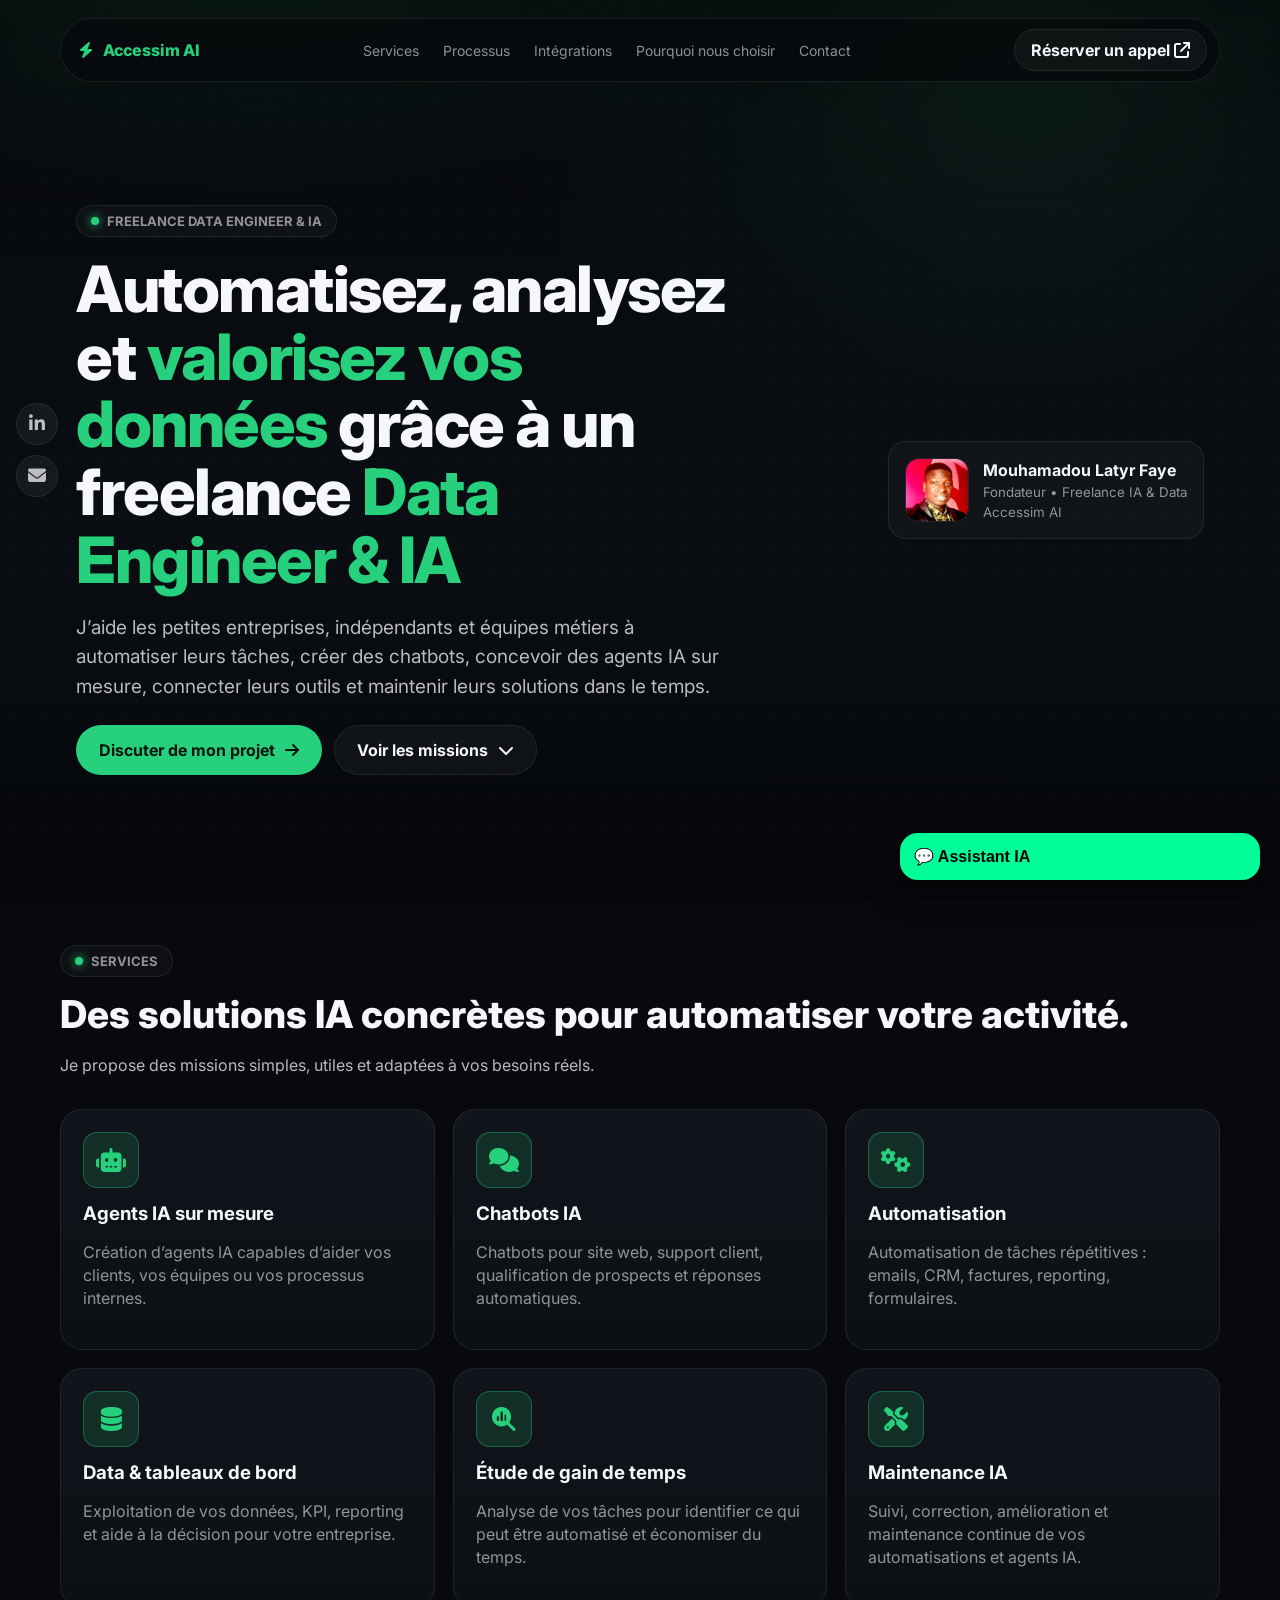
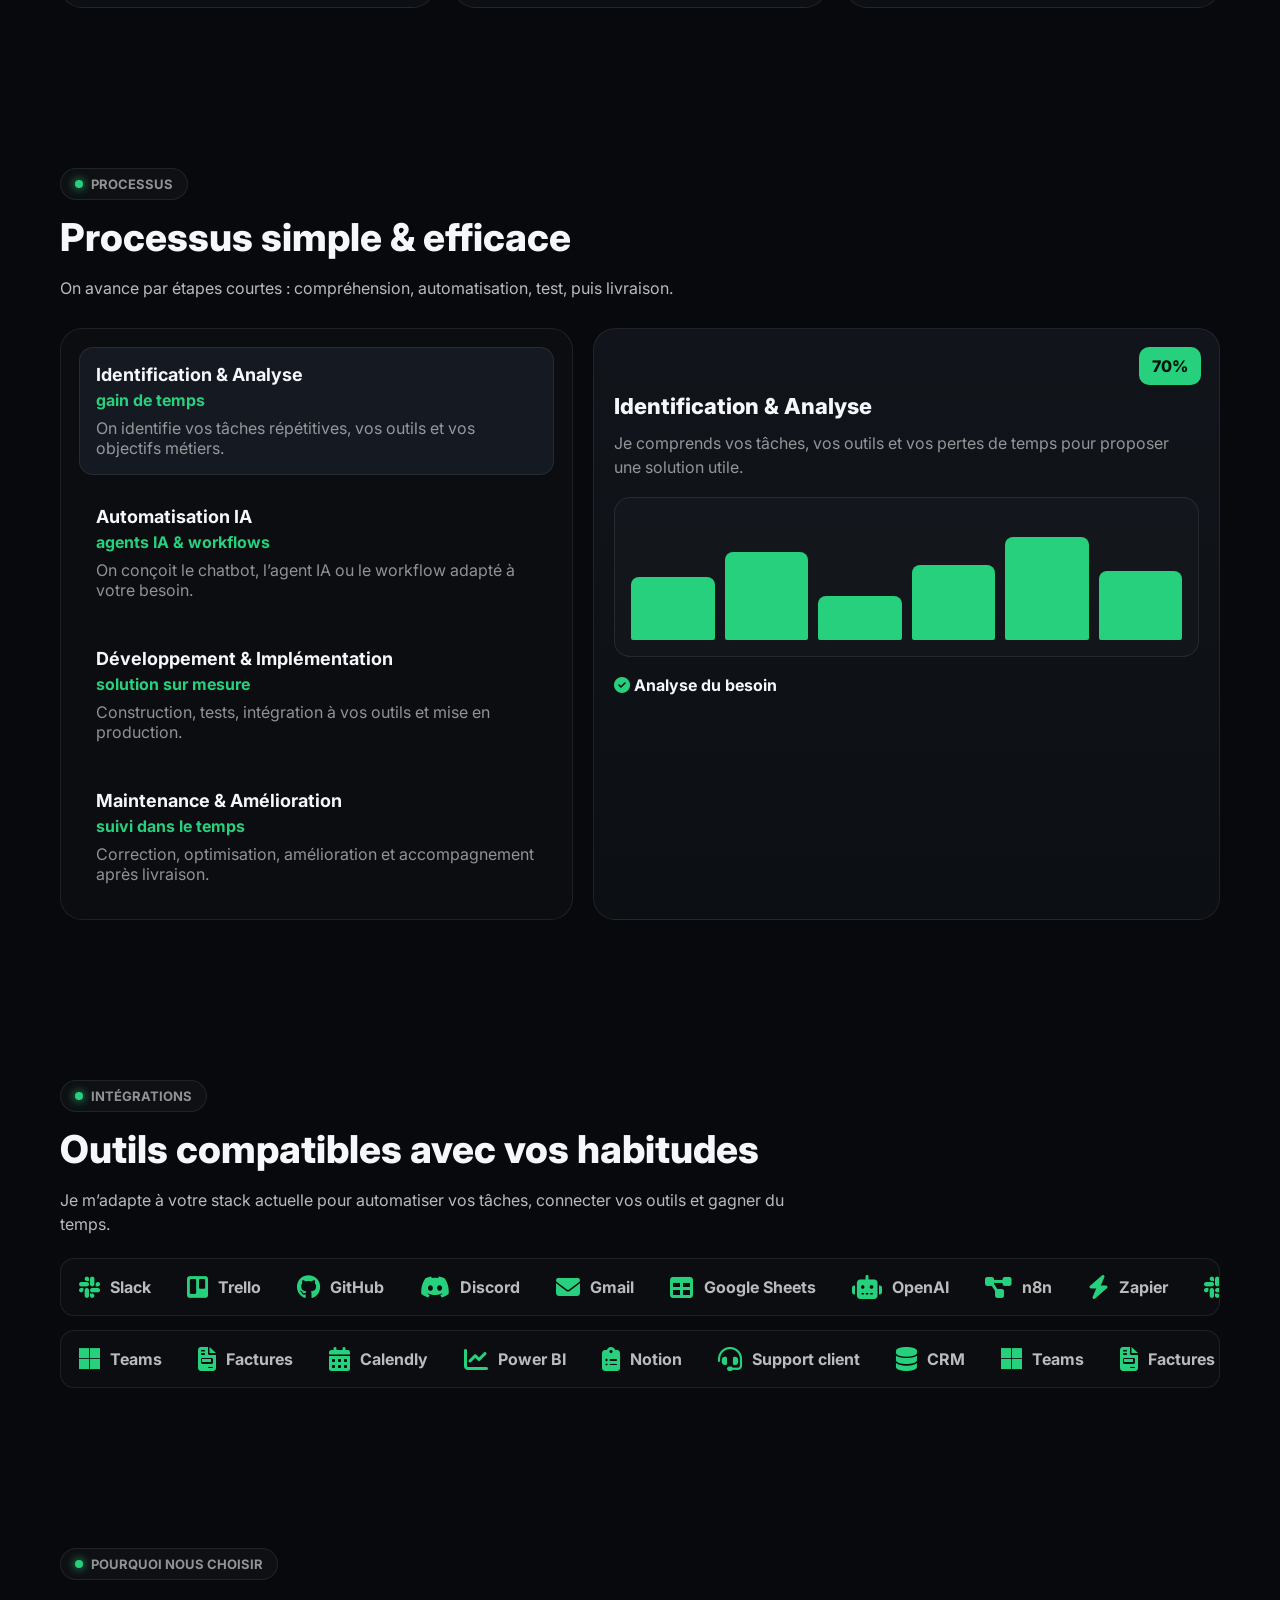
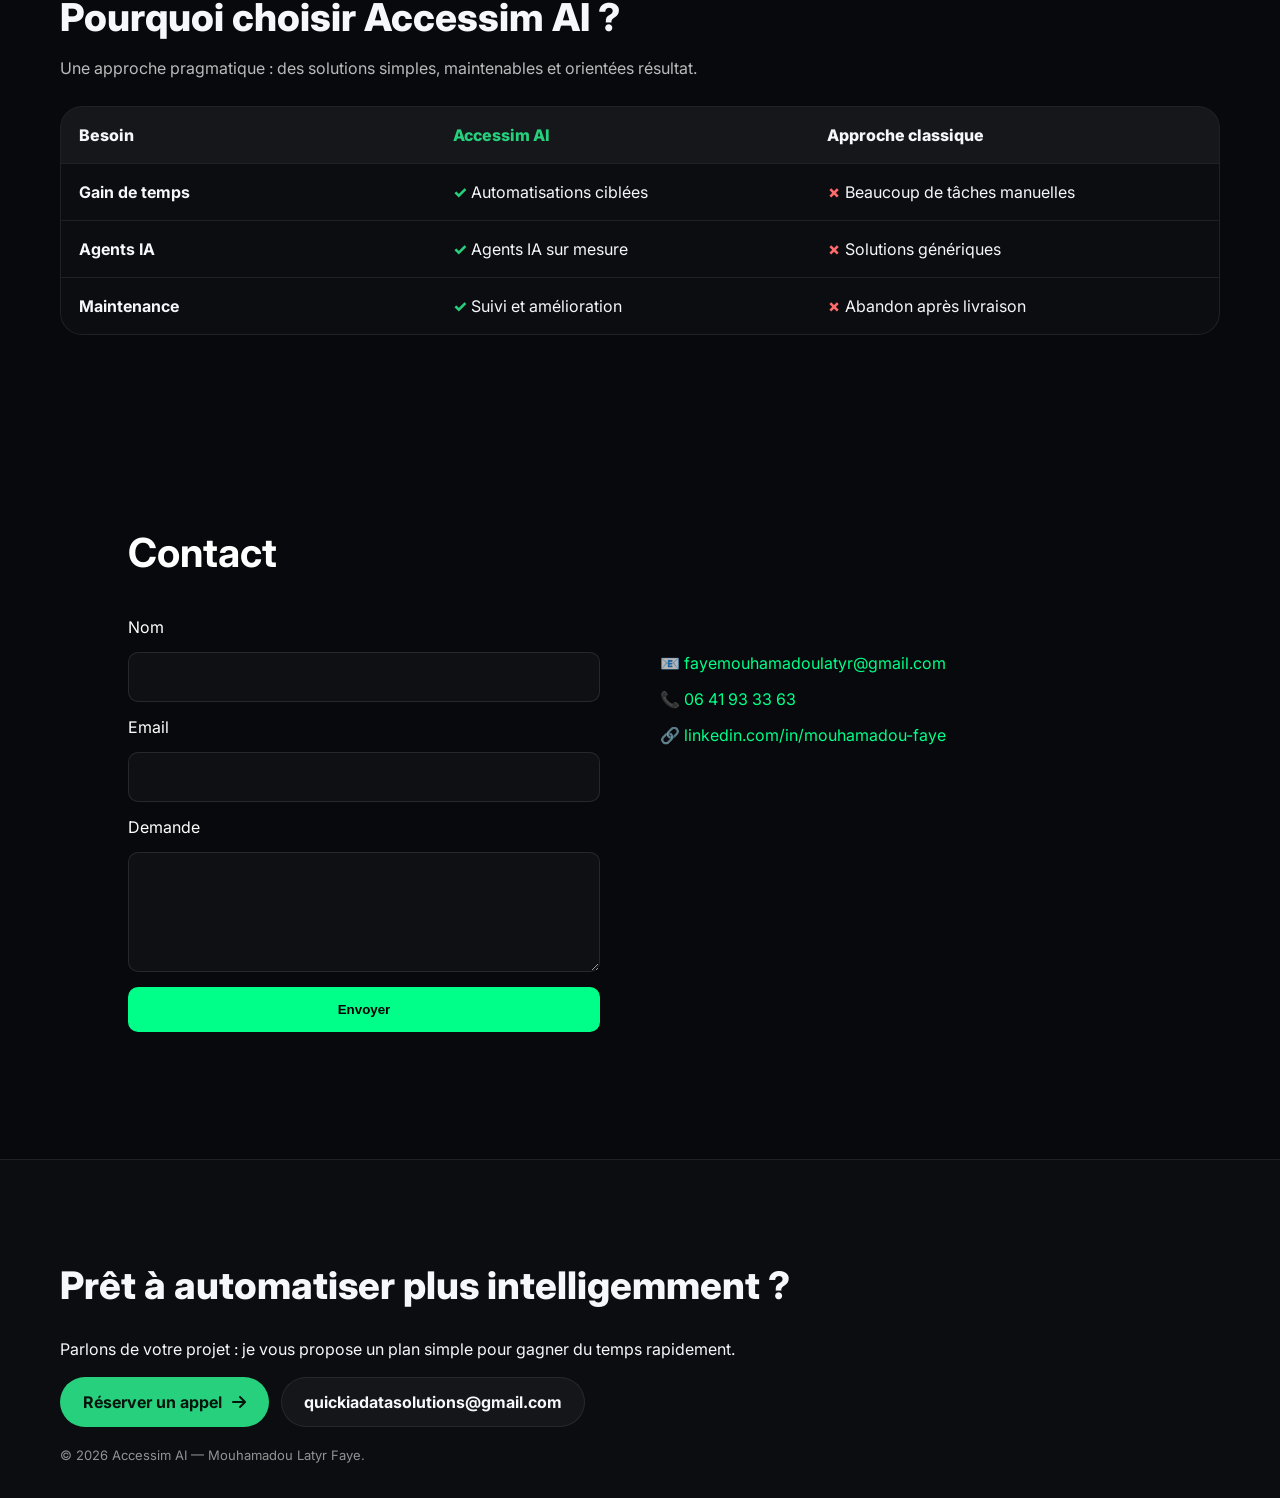
<file: index.html>
<!DOCTYPE html>
<html lang="fr">
<head>
  <meta charset="UTF-8" />
  <meta name="viewport" content="width=device-width, initial-scale=1.0"/>
  <title>Accessim AI — Freelance Data Engineer & IA</title>

  <link rel="preconnect" href="https://fonts.googleapis.com">
  <link rel="preconnect" href="https://fonts.gstatic.com" crossorigin>
  <link href="https://fonts.googleapis.com/css2?family=Inter:wght@300;400;600;700;800&display=swap" rel="stylesheet">

  <link href="https://cdnjs.cloudflare.com/ajax/libs/font-awesome/6.5.0/css/all.min.css" rel="stylesheet"/>

  <link rel="stylesheet" href="style.css">
</head>

<body>

  <div class="tech-bg"></div>
  <div class="dot-grid"></div>

  <div class="social-rail">
    <a class="social-btn" href="https://www.linkedin.com/company/quick-ia-data-solutions/" target="_blank" title="LinkedIn">
      <i class="fa-brands fa-linkedin-in"></i>
    </a>

    <a class="social-btn" href="mailto:quickiadatasolutions@gmail.com" title="Email">
      <i class="fa-solid fa-envelope"></i>
    </a>
  </div>

  <header>
    <nav class="nav-pill container">
      <div class="brand">
        <i class="fa-solid fa-bolt"></i>
        Accessim AI
      </div>

      <div class="nav-links">
        <a href="#services">Services</a>
        <a href="#process">Processus</a>
        <a href="#integrations">Intégrations</a>
        <a href="#why">Pourquoi nous choisir</a>
        <a href="#contact">Contact</a>
      </div>

      <a class="nav-cta" href="https://calendly.com/fayelatyr61/30min" target="_blank">
        Réserver un appel <i class="fa-solid fa-arrow-up-right-from-square"></i>
      </a>
    </nav>
  </header>

  <section class="hero container" id="top">
    <div class="hero-grid">
      <div>
        <div class="badge">
          <span class="dot"></span>
          Freelance Data Engineer & IA
        </div>

        <h1 class="hero-title reveal">
  Automatisez, analysez et <span class="accent">valorisez vos données</span>
  grâce à un freelance <span class="accent">Data Engineer & IA</span>
</h1>

        <p class="hero-sub reveal">
          J’aide les petites entreprises, indépendants et équipes métiers à automatiser leurs tâches,
          créer des chatbots, concevoir des agents IA sur mesure, connecter leurs outils et maintenir
          leurs solutions dans le temps.
        </p>

        <div class="hero-actions reveal">
          <a class="btn btn-primary" href="https://calendly.com/fayelatyr61/30min" target="_blank">
            Discuter de mon projet <i class="fa-solid fa-arrow-right"></i>
          </a>
          <a class="btn" href="#services">
            Voir les missions <i class="fa-solid fa-chevron-down"></i>
          </a>
        </div>
      </div>

      <div class="profile-card reveal">
        <img src="images/profil.jpg" alt="Photo Mouhamadou Latyr Faye" />
        <div class="profile-meta">
          <b>Mouhamadou Latyr Faye</b>
          <small>Fondateur • Freelance IA & Data</small>
          <small>Accessim AI</small>
        </div>
      </div>
    </div>
  </section>

  <section id="services">
    <div class="container">
      <div class="badge reveal"><span class="dot"></span> Services</div>

      <h2 class="section-title reveal">
        Des solutions IA concrètes pour automatiser votre activité.
      </h2>

      <p class="section-sub reveal">
        Je propose des missions simples, utiles et adaptées à vos besoins réels.
      </p>

      <div class="services-grid">
        <div class="service-card reveal">
          <div class="service-icon"><i class="fa-solid fa-robot"></i></div>
          <h3>Agents IA sur mesure</h3>
          <p>
            Création d’agents IA capables d’aider vos clients, vos équipes ou vos processus internes.
          </p>
        </div>

        <div class="service-card reveal">
          <div class="service-icon"><i class="fa-solid fa-comments"></i></div>
          <h3>Chatbots IA</h3>
          <p>
            Chatbots pour site web, support client, qualification de prospects et réponses automatiques.
          </p>
        </div>

        <div class="service-card reveal">
          <div class="service-icon"><i class="fa-solid fa-gears"></i></div>
          <h3>Automatisation</h3>
          <p>
            Automatisation de tâches répétitives : emails, CRM, factures, reporting, formulaires.
          </p>
        </div>

        <div class="service-card reveal">
          <div class="service-icon"><i class="fa-solid fa-database"></i></div>
          <h3>Data & tableaux de bord</h3>
          <p>
            Exploitation de vos données, KPI, reporting et aide à la décision pour votre entreprise.
          </p>
        </div>

        <div class="service-card reveal">
          <div class="service-icon"><i class="fa-solid fa-magnifying-glass-chart"></i></div>
          <h3>Étude de gain de temps</h3>
          <p>
            Analyse de vos tâches pour identifier ce qui peut être automatisé et économiser du temps.
          </p>
        </div>

        <div class="service-card reveal">
          <div class="service-icon"><i class="fa-solid fa-screwdriver-wrench"></i></div>
          <h3>Maintenance IA</h3>
          <p>
            Suivi, correction, amélioration et maintenance continue de vos automatisations et agents IA.
          </p>
        </div>
      </div>
    </div>
  </section>

  <section id="process">
    <div class="container">
      <div class="badge reveal"><span class="dot"></span> Processus</div>

      <h2 class="section-title reveal">
        Processus simple & efficace
      </h2>

      <p class="section-sub reveal">
        On avance par étapes courtes : compréhension, automatisation, test, puis livraison.
      </p>

      <div class="process-wrap">
        <div class="process-left reveal" id="processSteps">
          <div class="process-step active" data-step="0">
            <h4>Identification & Analyse</h4>
            <div class="mini">gain de temps</div>
            <p>On identifie vos tâches répétitives, vos outils et vos objectifs métiers.</p>
          </div>

          <div class="process-step" data-step="1">
            <h4>Automatisation IA</h4>
            <div class="mini">agents IA & workflows</div>
            <p>On conçoit le chatbot, l’agent IA ou le workflow adapté à votre besoin.</p>
          </div>

          <div class="process-step" data-step="2">
            <h4>Développement & Implémentation</h4>
            <div class="mini">solution sur mesure</div>
            <p>Construction, tests, intégration à vos outils et mise en production.</p>
          </div>

          <div class="process-step" data-step="3">
            <h4>Maintenance & Amélioration</h4>
            <div class="mini">suivi dans le temps</div>
            <p>Correction, optimisation, amélioration et accompagnement après livraison.</p>
          </div>
        </div>

        <div class="process-right reveal">
          <div class="percent" id="percentBadge">70%</div>

          <div class="process-panel active" data-panel="0">
            <div class="panel-title">Identification & Analyse</div>
            <div class="panel-sub">
              Je comprends vos tâches, vos outils et vos pertes de temps pour proposer une solution utile.
            </div>

            <div class="bars">
              <div class="bar" style="--h:50%"></div>
              <div class="bar" style="--h:70%"></div>
              <div class="bar" style="--h:35%"></div>
              <div class="bar" style="--h:60%"></div>
              <div class="bar" style="--h:82%"></div>
              <div class="bar" style="--h:55%"></div>
            </div>

            <b><i class="fa-solid fa-circle-check accent"></i> Analyse du besoin</b>
          </div>

          <div class="process-panel" data-panel="1">
            <div class="panel-title">Automatisation IA</div>
            <div class="panel-sub">
              Création d’un workflow, d’un chatbot ou d’un agent IA adapté à votre entreprise.
            </div>

            <div class="lines">
              <div class="line" style="--w:90%"></div>
              <div class="line" style="--w:75%"></div>
              <div class="line" style="--w:65%"></div>
            </div>

            <b><i class="fa-solid fa-robot accent"></i> Agent IA en conception</b>
          </div>

          <div class="process-panel" data-panel="2">
            <div class="panel-title">Développement & Implémentation</div>
            <div class="panel-sub">
              Mise en place, tests, documentation et prise en main.
            </div>

            <div class="terminal">
              $ déploiement en production...<br>
              ✓ tests validés<br>
              ✓ documentation livrée<br>
              ✓ transfert & prise en main
            </div>

            <b><i class="fa-solid fa-bolt accent"></i> Livraison finale</b>
          </div>

          <div class="process-panel" data-panel="3">
            <div class="panel-title">Maintenance & Amélioration</div>
            <div class="panel-sub">
              Une automatisation doit rester fiable. Je peux assurer le suivi, la correction et l’amélioration.
            </div>

            <div class="terminal">
              ✓ monitoring<br>
              ✓ corrections<br>
              ✓ optimisation IA<br>
              ✓ amélioration continue
            </div>

            <b><i class="fa-solid fa-screwdriver-wrench accent"></i> Support continu</b>
          </div>
        </div>
      </div>
    </div>
  </section>

  <section id="integrations">
    <div class="container">
      <div class="badge reveal"><span class="dot"></span> Intégrations</div>

      <h2 class="section-title reveal">
        Outils compatibles avec vos habitudes
      </h2>

      <p class="section-sub reveal">
        Je m’adapte à votre stack actuelle pour automatiser vos tâches, connecter vos outils et gagner du temps.
      </p>

      <div class="marquee reveal">
        <div class="track">
          <div class="row">
            <div class="logo-pill"><i class="fa-brands fa-slack"></i>Slack</div>
            <div class="logo-pill"><i class="fa-brands fa-trello"></i>Trello</div>
            <div class="logo-pill"><i class="fa-brands fa-github"></i>GitHub</div>
            <div class="logo-pill"><i class="fa-brands fa-discord"></i>Discord</div>
            <div class="logo-pill"><i class="fa-solid fa-envelope"></i>Gmail</div>
            <div class="logo-pill"><i class="fa-solid fa-table"></i>Google Sheets</div>
            <div class="logo-pill"><i class="fa-solid fa-robot"></i>OpenAI</div>
            <div class="logo-pill"><i class="fa-solid fa-diagram-project"></i>n8n</div>
            <div class="logo-pill"><i class="fa-solid fa-bolt"></i>Zapier</div>

            <div class="logo-pill"><i class="fa-brands fa-slack"></i>Slack</div>
            <div class="logo-pill"><i class="fa-brands fa-trello"></i>Trello</div>
            <div class="logo-pill"><i class="fa-brands fa-github"></i>GitHub</div>
            <div class="logo-pill"><i class="fa-brands fa-discord"></i>Discord</div>
            <div class="logo-pill"><i class="fa-solid fa-envelope"></i>Gmail</div>
            <div class="logo-pill"><i class="fa-solid fa-table"></i>Google Sheets</div>
            <div class="logo-pill"><i class="fa-solid fa-robot"></i>OpenAI</div>
            <div class="logo-pill"><i class="fa-solid fa-diagram-project"></i>n8n</div>
            <div class="logo-pill"><i class="fa-solid fa-bolt"></i>Zapier</div>
          </div>
        </div>

        <div class="track reverse">
          <div class="row">
            <div class="logo-pill"><i class="fa-brands fa-microsoft"></i>Teams</div>
            <div class="logo-pill"><i class="fa-solid fa-file-invoice"></i>Factures</div>
            <div class="logo-pill"><i class="fa-solid fa-calendar-days"></i>Calendly</div>
            <div class="logo-pill"><i class="fa-solid fa-chart-line"></i>Power BI</div>
            <div class="logo-pill"><i class="fa-solid fa-clipboard-list"></i>Notion</div>
            <div class="logo-pill"><i class="fa-solid fa-headset"></i>Support client</div>
            <div class="logo-pill"><i class="fa-solid fa-database"></i>CRM</div>

            <div class="logo-pill"><i class="fa-brands fa-microsoft"></i>Teams</div>
            <div class="logo-pill"><i class="fa-solid fa-file-invoice"></i>Factures</div>
            <div class="logo-pill"><i class="fa-solid fa-calendar-days"></i>Calendly</div>
            <div class="logo-pill"><i class="fa-solid fa-chart-line"></i>Power BI</div>
            <div class="logo-pill"><i class="fa-solid fa-clipboard-list"></i>Notion</div>
            <div class="logo-pill"><i class="fa-solid fa-headset"></i>Support client</div>
            <div class="logo-pill"><i class="fa-solid fa-database"></i>CRM</div>
          </div>
        </div>
      </div>
    </div>
  </section>

  <section id="why">
    <div class="container">
      <div class="badge reveal"><span class="dot"></span> Pourquoi nous choisir</div>

      <h2 class="section-title reveal">
        Pourquoi choisir Accessim AI ?
      </h2>

      <p class="section-sub reveal">
        Une approche pragmatique : des solutions simples, maintenables et orientées résultat.
      </p>

      <div class="compare reveal">
        <div class="row head">
          <div class="cell">Besoin</div>
          <div class="cell" style="color:var(--accent)">Accessim AI</div>
          <div class="cell">Approche classique</div>
        </div>

        <div class="row">
          <div class="cell"><b>Gain de temps</b></div>
          <div class="cell"><span class="tick">✓</span> Automatisations ciblées</div>
          <div class="cell"><span class="cross">✗</span> Beaucoup de tâches manuelles</div>
        </div>

        <div class="row">
          <div class="cell"><b>Agents IA</b></div>
          <div class="cell"><span class="tick">✓</span> Agents IA sur mesure</div>
          <div class="cell"><span class="cross">✗</span> Solutions génériques</div>
        </div>

        <div class="row">
          <div class="cell"><b>Maintenance</b></div>
          <div class="cell"><span class="tick">✓</span> Suivi et amélioration</div>
          <div class="cell"><span class="cross">✗</span> Abandon après livraison</div>
        </div>
      </div>
    </div>
  </section>



  <section class="contact-section">
  <h2>Contact</h2>

  <div class="contact-container">
    
    <!-- FORMULAIRE -->
   <form name="contact" method="POST" data-netlify="true" class="contact-form" id="contactForm">
  <input type="hidden" name="form-name" value="contact">

  <label>Nom</label>
  <input type="text" name="name" required>

  <label>Email</label>
  <input type="email" name="email" required>

  <label>Demande</label>
  <textarea name="message" required></textarea>

  <button type="submit">Envoyer</button>

  <p id="formMessage"></p>
</form>

    <!-- INFOS -->
    <div class="contact-info">

  <p>📧 
    <a href="mailto:fayemouhamadoulatyr@gmail.com">
      fayemouhamadoulatyr@gmail.com
    </a>
  </p>

  <p>📞 
    <a href="tel:+33641933363">
      06 41 93 33 63
    </a>
  </p>

  <p>🔗 
    <a href="https://www.linkedin.com/in/m-latyr-faye-28b513122/" target="_blank">
      linkedin.com/in/mouhamadou-faye
    </a>
  </p>

</div>

  </div>
</section>

  <footer id="contact">
    <div class="container footer-grid">
      <div>
        <h2 class="footer-title">
          Prêt à automatiser plus intelligemment ?
        </h2>

        <p>
          Parlons de votre projet : je vous propose un plan simple pour gagner du temps rapidement.
        </p>

        <div class="footer-cta">
          <a class="btn btn-primary" href="https://calendly.com/fayelatyr61/30min" target="_blank">
            Réserver un appel <i class="fa-solid fa-arrow-right"></i>
          </a>
          <a class="btn" href="mailto:quickiadatasolutions@gmail.com">
            quickiadatasolutions@gmail.com
          </a>
        </div>

        <div class="tiny">
          © <span id="year"></span> Accessim AI — Mouhamadou Latyr Faye.
        </div>
      </div>
    </div>
  </footer>

<div id="chatbot" class="closed">
  <div id="chat-header" onclick="toggleChat()">💬 Assistant IA</div>

  <div id="chat-body">
    <div id="chat-messages"></div>

    <div id="chat-input">
      <input type="text" id="message" placeholder="Écrivez votre message..." />
      <button id="sendChatBtn" onclick="envoyer()">Envoyer</button>
    </div>
  </div>
</div>


<!-- NETLIFY FORM DETECTION -->
<form name="contact" data-netlify="true" hidden>
  <input type="text" name="name" />
  <input type="email" name="email" />
  <textarea name="message"></textarea>
</form>



  <script src="script.js"></script>


</body>
</html>
</file>
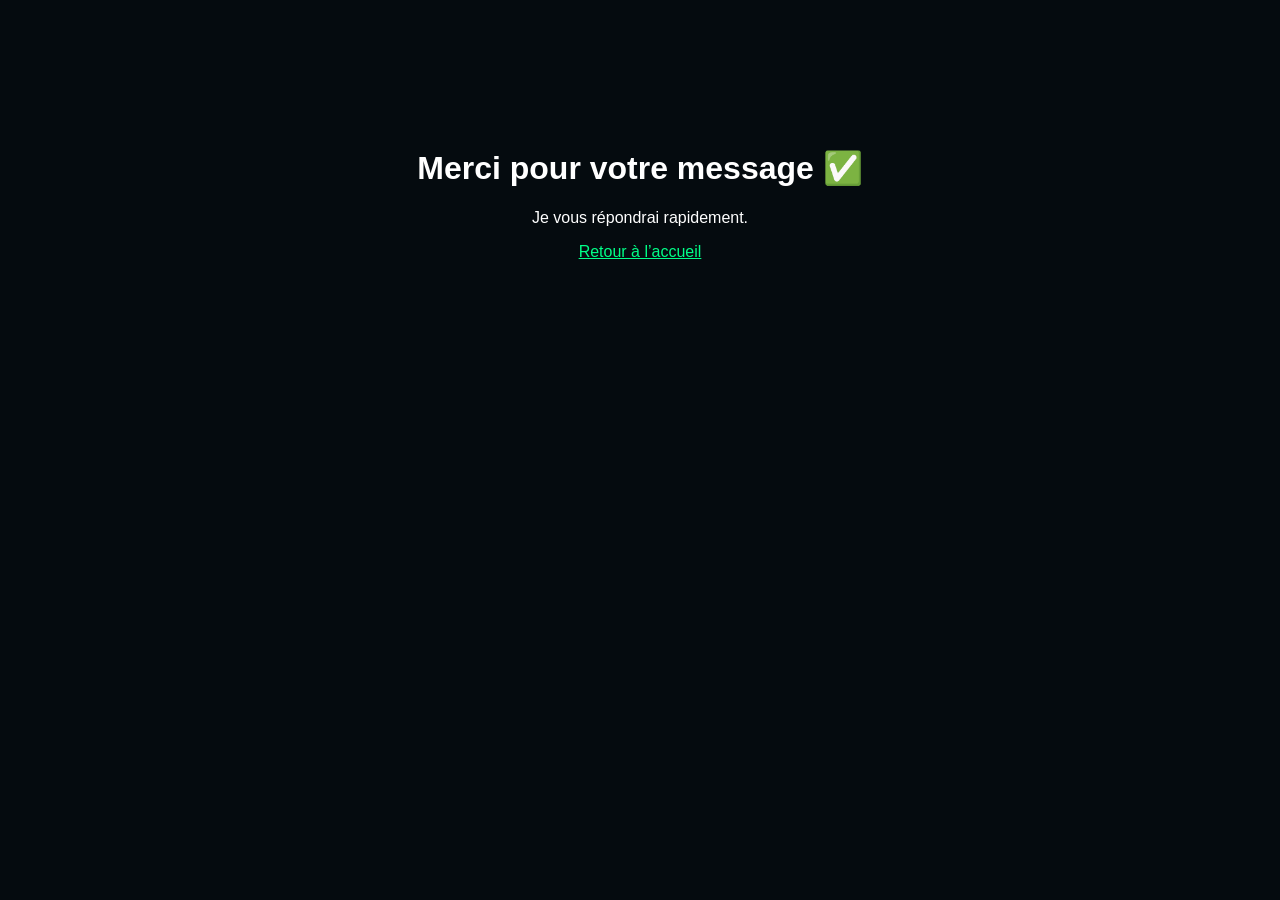
<file: merci/index.html>
<!DOCTYPE html>
<html lang="fr">
<head>
  <meta charset="UTF-8">
  <title>Merci - Accessim AI</title>
</head>
<body style="background:#050b0f;color:white;font-family:Arial;text-align:center;padding-top:120px;">
  <h1>Merci pour votre message ✅</h1>
  <p>Je vous répondrai rapidement.</p>
  <a href="/" style="color:#00ff88;">Retour à l’accueil</a>
</body>
</html>
</file>
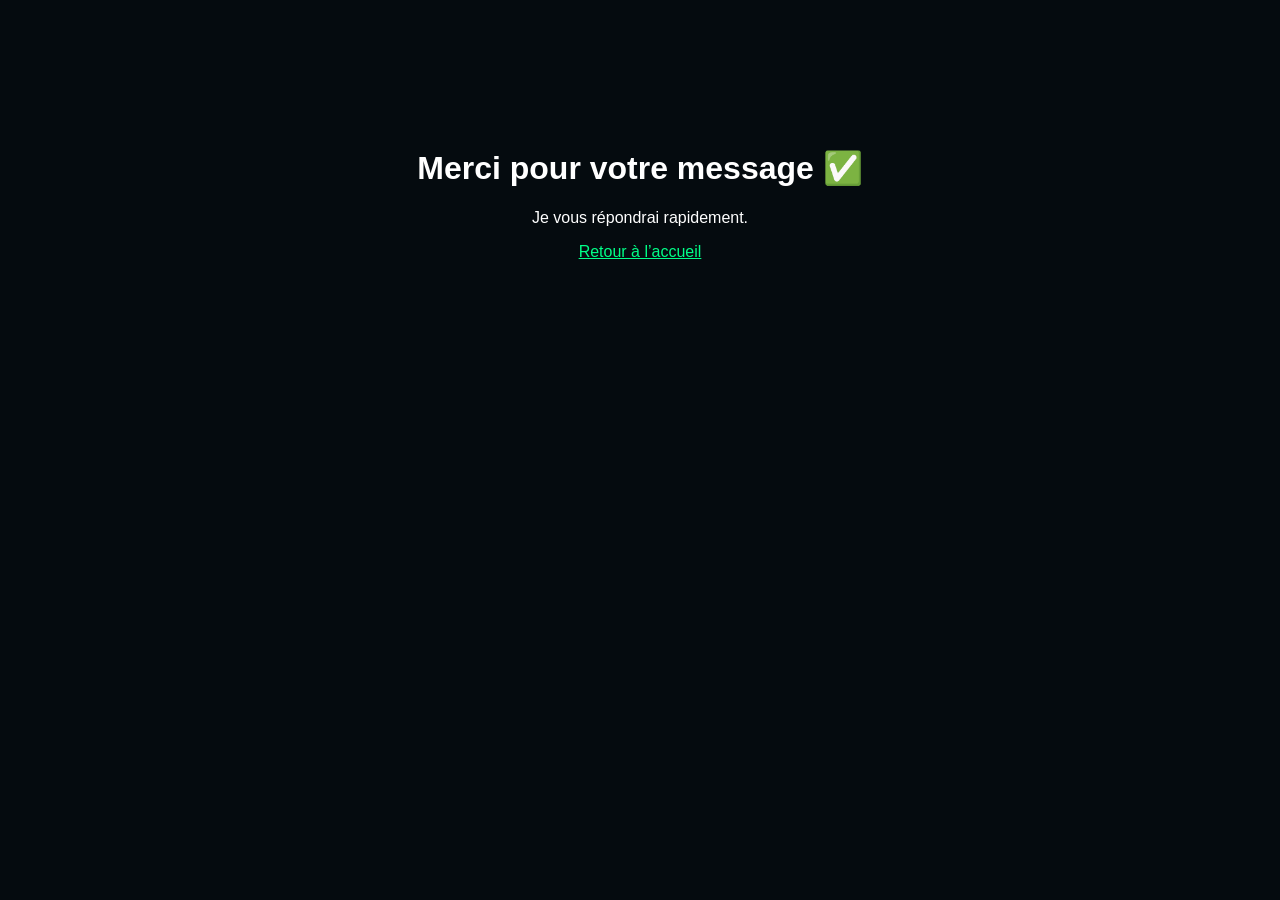
<file: merci.html>
<!DOCTYPE html>
<html lang="fr">
<head>
  <meta charset="UTF-8">
  <title>Merci - Accessim AI</title>
  <meta name="viewport" content="width=device-width, initial-scale=1.0">
</head>
<body style="background:#050b0f;color:white;font-family:Arial;text-align:center;padding-top:120px;">
  <h1>Merci pour votre message ✅</h1>
  <p>Je vous répondrai rapidement.</p>
  <a href="/" style="color:#00ff88;">Retour à l’accueil</a>
</body>
</html>
</file>
<file: style.css>
:root {
  --bg: #07090c;
  --bg-soft: #0c0f14;
  --card: #11151b;
  --card-soft: #151a22;
  --stroke: rgba(255,255,255,.08);
  --text: #f5f7fb;
  --muted: rgba(255,255,255,.72);
  --muted-2: rgba(255,255,255,.55);
  --accent: #26d07c;
  --accent-soft: rgba(38,208,124,.15);
  --radius-xl: 22px;
  --radius-lg: 16px;
  --radius-md: 12px;
  --maxw: 1160px;
}

* {
  box-sizing: border-box;
}

body {
  margin: 0;
  font-family: Inter, system-ui, -apple-system, Segoe UI, Roboto, Arial, sans-serif;
  color: var(--text);
  background: var(--bg);
  overflow-x: hidden;
}

a {
  color: inherit;
  text-decoration: none;
}

.tech-bg {
  position: fixed;
  inset: 0;
  z-index: -2;
  background:
    radial-gradient(1000px 500px at 20% -10%, rgba(38,208,124,.10), transparent 60%),
    radial-gradient(800px 600px at 80% 10%, rgba(38,208,124,.08), transparent 65%),
    linear-gradient(180deg, #06080b 0%, #0a0d12 60%, #05070a 100%);
}

.dot-grid {
  position: fixed;
  inset: 0;
  z-index: -1;
  opacity: .35;
  background-image: radial-gradient(rgba(255,255,255,.14) 1px, transparent 1px);
  background-size: 28px 28px;
  animation: gridMove 18s linear infinite;
}

@keyframes gridMove {
  0% { background-position: 0 0; }
  100% { background-position: 140px 140px; }
}

.container {
  max-width: var(--maxw);
  margin: 0 auto;
}

header {
  position: sticky;
  top: 0;
  z-index: 50;
  padding: 18px 14px;
  backdrop-filter: blur(8px);
}

.nav-pill {
  background: rgba(7,9,12,.8);
  border: 1px solid var(--stroke);
  border-radius: 999px;
  display: flex;
  align-items: center;
  justify-content: space-between;
  padding: 10px 12px 10px 18px;
}

.brand {
  font-weight: 800;
  display: flex;
  align-items: center;
  gap: 10px;
  color: var(--accent);
}

.nav-links {
  display: flex;
  gap: 24px;
  font-size: 14px;
  color: var(--muted-2);
}

.nav-links a:hover {
  color: var(--text);
}

.nav-cta {
  padding: 10px 16px;
  border-radius: 999px;
  background: rgba(255,255,255,.04);
  border: 1px solid var(--stroke);
  font-weight: 700;
}

.social-rail {
  position: fixed;
  left: 16px;
  top: 50%;
  transform: translateY(-50%);
  display: grid;
  gap: 10px;
  z-index: 40;
}

.social-btn {
  width: 42px;
  height: 42px;
  display: grid;
  place-items: center;
  border-radius: 999px;
  background: rgba(255,255,255,.05);
  border: 1px solid var(--stroke);
  color: var(--muted);
  font-size: 18px;
}

section {
  padding: 80px 16px;
}

.badge {
  display: inline-flex;
  align-items: center;
  gap: 8px;
  padding: 7px 14px;
  border-radius: 999px;
  border: 1px solid var(--stroke);
  background: rgba(255,255,255,.03);
  color: var(--muted-2);
  font-size: 13px;
  text-transform: uppercase;
  font-weight: 700;
}

.badge .dot {
  width: 8px;
  height: 8px;
  border-radius: 50%;
  background: var(--accent);
  box-shadow: 0 0 10px var(--accent);
}

.hero {
  padding-top: 95px;
  min-height: 85vh;
  display: grid;
  place-items: center;
}

.hero-grid {
  display: grid;
  grid-template-columns: 1.2fr .8fr;
  gap: 40px;
  align-items: center;
}

.hero-title {
  font-size: clamp(42px, 5vw, 76px);
  line-height: 1.06;
  font-weight: 800;
  letter-spacing: -1.5px;
  margin: 18px 0;
}

.accent {
  color: var(--accent);
}

.hero-sub {
  font-size: 19px;
  color: var(--muted);
  max-width: 780px;
  line-height: 1.55;
}

.hero-actions {
  display: flex;
  gap: 12px;
  flex-wrap: wrap;
  margin-top: 24px;
}

.btn {
  display: inline-flex;
  align-items: center;
  gap: 10px;
  border-radius: 999px;
  padding: 14px 22px;
  border: 1px solid var(--stroke);
  background: rgba(255,255,255,.04);
  color: var(--text);
  font-weight: 700;
  transition: .2s;
}

.btn:hover {
  transform: translateY(-1px);
}

.btn-primary {
  background: var(--accent);
  color: #05150d;
  border-color: transparent;
}

.profile-card {
  background: rgba(255,255,255,.03);
  border: 1px solid var(--stroke);
  border-radius: 18px;
  padding: 16px;
  display: flex;
  align-items: center;
  gap: 14px;
  max-width: 420px;
  margin-left: auto;
}

.profile-card img {
  width: 64px;
  height: 64px;
  border-radius: 14px;
  object-fit: cover;
  border: 1px solid var(--stroke);
}

.profile-meta small {
  color: var(--muted-2);
  display: block;
  margin-top: 4px;
}

.section-title {
  font-size: clamp(28px, 3vw, 42px);
  font-weight: 800;
  margin: 14px 0;
}

.section-sub {
  color: var(--muted);
  max-width: 760px;
  line-height: 1.5;
}

.services-grid {
  display: grid;
  grid-template-columns: repeat(3, 1fr);
  gap: 18px;
  margin-top: 32px;
}

.service-card {
  background: linear-gradient(180deg, var(--card), #0c0f13);
  border: 1px solid var(--stroke);
  border-radius: var(--radius-xl);
  padding: 22px;
  min-height: 210px;
  transition: .25s;
}

.service-card:hover {
  transform: translateY(-4px);
  border-color: rgba(38,208,124,.35);
}

.service-icon {
  width: 56px;
  height: 56px;
  border-radius: 14px;
  display: grid;
  place-items: center;
  background: var(--accent-soft);
  color: var(--accent);
  font-size: 24px;
  border: 1px solid rgba(38,208,124,.35);
  margin-bottom: 14px;
}

.service-card h3 {
  margin: 0 0 10px;
}

.service-card p {
  color: var(--muted-2);
  line-height: 1.45;
}

.process-wrap {
  margin-top: 28px;
  display: grid;
  grid-template-columns: .9fr 1.1fr;
  gap: 20px;
}

.process-left {
  background: rgba(255,255,255,.02);
  border: 1px solid var(--stroke);
  border-radius: var(--radius-xl);
  padding: 18px;
  display: grid;
  gap: 14px;
}

.process-step {
  padding: 16px;
  border-radius: 14px;
  border: 1px solid transparent;
  cursor: pointer;
}

.process-step.active {
  background: var(--card-soft);
  border-color: var(--stroke);
}

.process-step h4 {
  margin: 0;
  font-size: 18px;
}

.process-step .mini {
  color: var(--accent);
  font-weight: 700;
  margin-top: 5px;
}

.process-step p {
  color: var(--muted-2);
  margin: 8px 0 0;
}

.process-right {
  background: linear-gradient(180deg, var(--card), #0c0f13);
  border: 1px solid var(--stroke);
  border-radius: var(--radius-xl);
  padding: 20px;
  position: relative;
  min-height: 330px;
}

.percent {
  position: absolute;
  right: 18px;
  top: 18px;
  background: var(--accent);
  color: #05150d;
  padding: 9px 13px;
  border-radius: 10px;
  font-weight: 800;
}

.process-panel {
  display: none;
  padding-top: 44px;
}

.process-panel.active {
  display: block;
}

.panel-title {
  font-size: 22px;
  font-weight: 800;
  margin-bottom: 12px;
}

.panel-sub {
  color: var(--muted-2);
  line-height: 1.5;
}

.bars {
  display: grid;
  grid-auto-flow: column;
  grid-auto-columns: 1fr;
  gap: 10px;
  align-items: end;
  height: 160px;
  margin: 18px 0;
  background: rgba(255,255,255,.02);
  border: 1px solid var(--stroke);
  border-radius: 16px;
  padding: 16px;
}

.bar {
  background: var(--accent);
  border-radius: 8px 8px 2px 2px;
  height: var(--h);
}

.lines {
  display: grid;
  gap: 12px;
  margin: 18px 0;
}

.line {
  height: 10px;
  border-radius: 999px;
  background: rgba(255,255,255,.08);
  overflow: hidden;
}

.line::after {
  content: "";
  display: block;
  height: 100%;
  width: var(--w);
  background: var(--accent);
}

.terminal {
  margin-top: 18px;
  background: #050607;
  border: 1px solid var(--stroke);
  border-radius: 12px;
  padding: 16px;
  font-family: monospace;
  color: #9ae6b4;
  line-height: 1.6;
}

.marquee {
  margin-top: 22px;
  display: grid;
  gap: 14px;
  overflow: hidden;
}

.track {
  border: 1px solid var(--stroke);
  background: rgba(255,255,255,.02);
  border-radius: 14px;
  overflow: hidden;
  padding: 16px 0;
}

.track .row {
  display: flex;
  gap: 36px;
  width: max-content;
  padding: 0 18px;
  animation: scrollLeft 22s linear infinite;
}

.track.reverse .row {
  animation: scrollRight 22s linear infinite;
}

.logo-pill {
  display: flex;
  align-items: center;
  gap: 10px;
  color: var(--muted);
  font-weight: 700;
  font-size: 16px;
  white-space: nowrap;
}

.logo-pill i {
  color: var(--accent);
  font-size: 24px;
}

@keyframes scrollLeft {
  from { transform: translateX(0); }
  to { transform: translateX(-50%); }
}

@keyframes scrollRight {
  from { transform: translateX(-50%); }
  to { transform: translateX(0); }
}

.compare {
  margin-top: 26px;
  border: 1px solid var(--stroke);
  background: rgba(255,255,255,.02);
  border-radius: var(--radius-xl);
  overflow: hidden;
}

.compare .row {
  display: grid;
  grid-template-columns: 1fr 1fr 1fr;
  padding: 18px;
  border-top: 1px solid var(--stroke);
}

.compare .row.head {
  background: rgba(255,255,255,.04);
  border-top: none;
  font-weight: 800;
}

.tick {
  color: var(--accent);
  font-weight: 800;
}

.cross {
  color: #ff6b6b;
  font-weight: 800;
}

footer {
  padding: 70px 16px 35px;
  border-top: 1px solid var(--stroke);
  background: rgba(255,255,255,.02);
}

.footer-grid {
  display: grid;
  grid-template-columns: 1fr;
}

.footer-title {
  font-size: clamp(26px, 3vw, 38px);
  font-weight: 800;
}

.footer-cta {
  display: flex;
  gap: 12px;
  flex-wrap: wrap;
  margin-top: 18px;
}

.tiny {
  color: var(--muted-2);
  font-size: 13px;
  margin-top: 20px;
}

.reveal {
  opacity: 0;
  transform: translateY(12px);
  transition: .6s ease;
}

.reveal.show {
  opacity: 1;
  transform: translateY(0);
}

@media (max-width: 980px) {
  .hero-grid,
  .process-wrap {
    grid-template-columns: 1fr;
  }

  .services-grid {
    grid-template-columns: 1fr;
  }

  .nav-links {
    display: none;
  }

  .profile-card {
    margin-left: 0;
  }
}








#chatbot {
  position: fixed;
  bottom: 20px;
  right: 20px;
  width: 340px;
  background: #111;
  border-radius: 12px;
  color: white;
  font-family: Arial, sans-serif;
  box-shadow: 0 10px 30px rgba(0,0,0,0.5);
  z-index: 9999;
  overflow: hidden;
}

#chat-header {
  padding: 14px;
  background: #00ff99;
  color: black;
  font-weight: bold;
  cursor: pointer;
}

#chat-body {
  display: block;
}

#chat-messages {
  height: 300px;
  overflow-y: auto;
  padding: 12px;
  display: flex;
  flex-direction: column;
  gap: 10px;
}

.message {
  max-width: 80%;
  padding: 10px 12px;
  border-radius: 14px;
  line-height: 1.4;
  font-size: 14px;
}

.message-client {
  align-self: flex-start;
  background: #1d4ed8;
  color: white;
  border-bottom-left-radius: 4px;
}

.message-agent {
  align-self: flex-end;
  background: #26d07c;
  color: #06120b;
  border-bottom-right-radius: 4px;
}

#chat-input {
  display: flex;
  border-top: 1px solid rgba(255,255,255,0.1);
}

#chat-input input {
  flex: 1;
  padding: 12px;
  border: none;
  outline: none;
  font-size: 14px;
}

#chat-input button {
  background: #00ff99;
  border: none;
  padding: 12px;
  cursor: pointer;
  font-weight: bold;
}

#chatbot.closed #chat-body {
  display: none;
}



/* Amélioration UI Chatbot */

#chatbot {
  width: 360px;
  max-width: calc(100vw - 30px);
  border-radius: 18px;
}

#chat-messages {
  height: 330px;
  overflow-y: auto;
  overflow-x: hidden;
  padding: 16px;
}

.message {
  max-width: 82%;
  word-wrap: break-word;
  overflow-wrap: break-word;
  white-space: normal;
}

.message a {
  color: #003cff;
  font-weight: bold;
  text-decoration: underline;
  word-break: break-word;
}

#chat-input input {
  min-width: 0;
}








/* SECTION CONTACT */
.contact-section {
  padding: 80px 10%;
  color: white;
}

/* TITRE */
.contact-section h2 {
  font-size: 2.5rem;
  margin-bottom: 40px;
}

/* CONTAINER */
.contact-container {
  display: flex;
  gap: 40px;
  flex-wrap: wrap;
}

/* FORMULAIRE */
.contact-form {
  flex: 1;
  display: flex;
  flex-direction: column;
  gap: 15px;
}

/* INPUTS */
.contact-form input,
.contact-form textarea {
  padding: 15px;
  border-radius: 10px;
  border: 1px solid rgba(255,255,255,0.1);
  background: rgba(255,255,255,0.03);
  color: white;
  font-size: 1rem;
}

/* TEXTAREA */
.contact-form textarea {
  min-height: 120px;
}

/* BOUTON VERT */
.contact-form button {
  background: #00ff88;
  color: black;
  padding: 15px;
  border: none;
  border-radius: 10px;
  font-weight: bold;
  cursor: pointer;
  transition: 0.3s;
}

/* HOVER */
.contact-form button:hover {
  background: #00cc6a;
}

/* INFOS DROITE */
.contact-info {
  flex: 1;
  padding: 20px;
  color: rgba(255,255,255,0.7);
}

.contact-info p {
  margin-bottom: 15px;
}

.contact-info a {
  color: #00ff88;
  text-decoration: none;
  transition: 0.3s;
}

.contact-info a:hover {
  color: #00cc6a;
  text-decoration: underline;
}



.quick-buttons {
  display: flex;
  flex-wrap: wrap;
  gap: 8px;
  margin: 8px 0;
}

.quick-buttons button {
  border: none;
  border-radius: 999px;
  padding: 8px 12px;
  background: rgba(255,255,255,0.08);
  color: white;
  cursor: pointer;
  font-size: 13px;
}

.quick-buttons button:hover {
  background: #00ff99;
  color: black;
}
</file>
